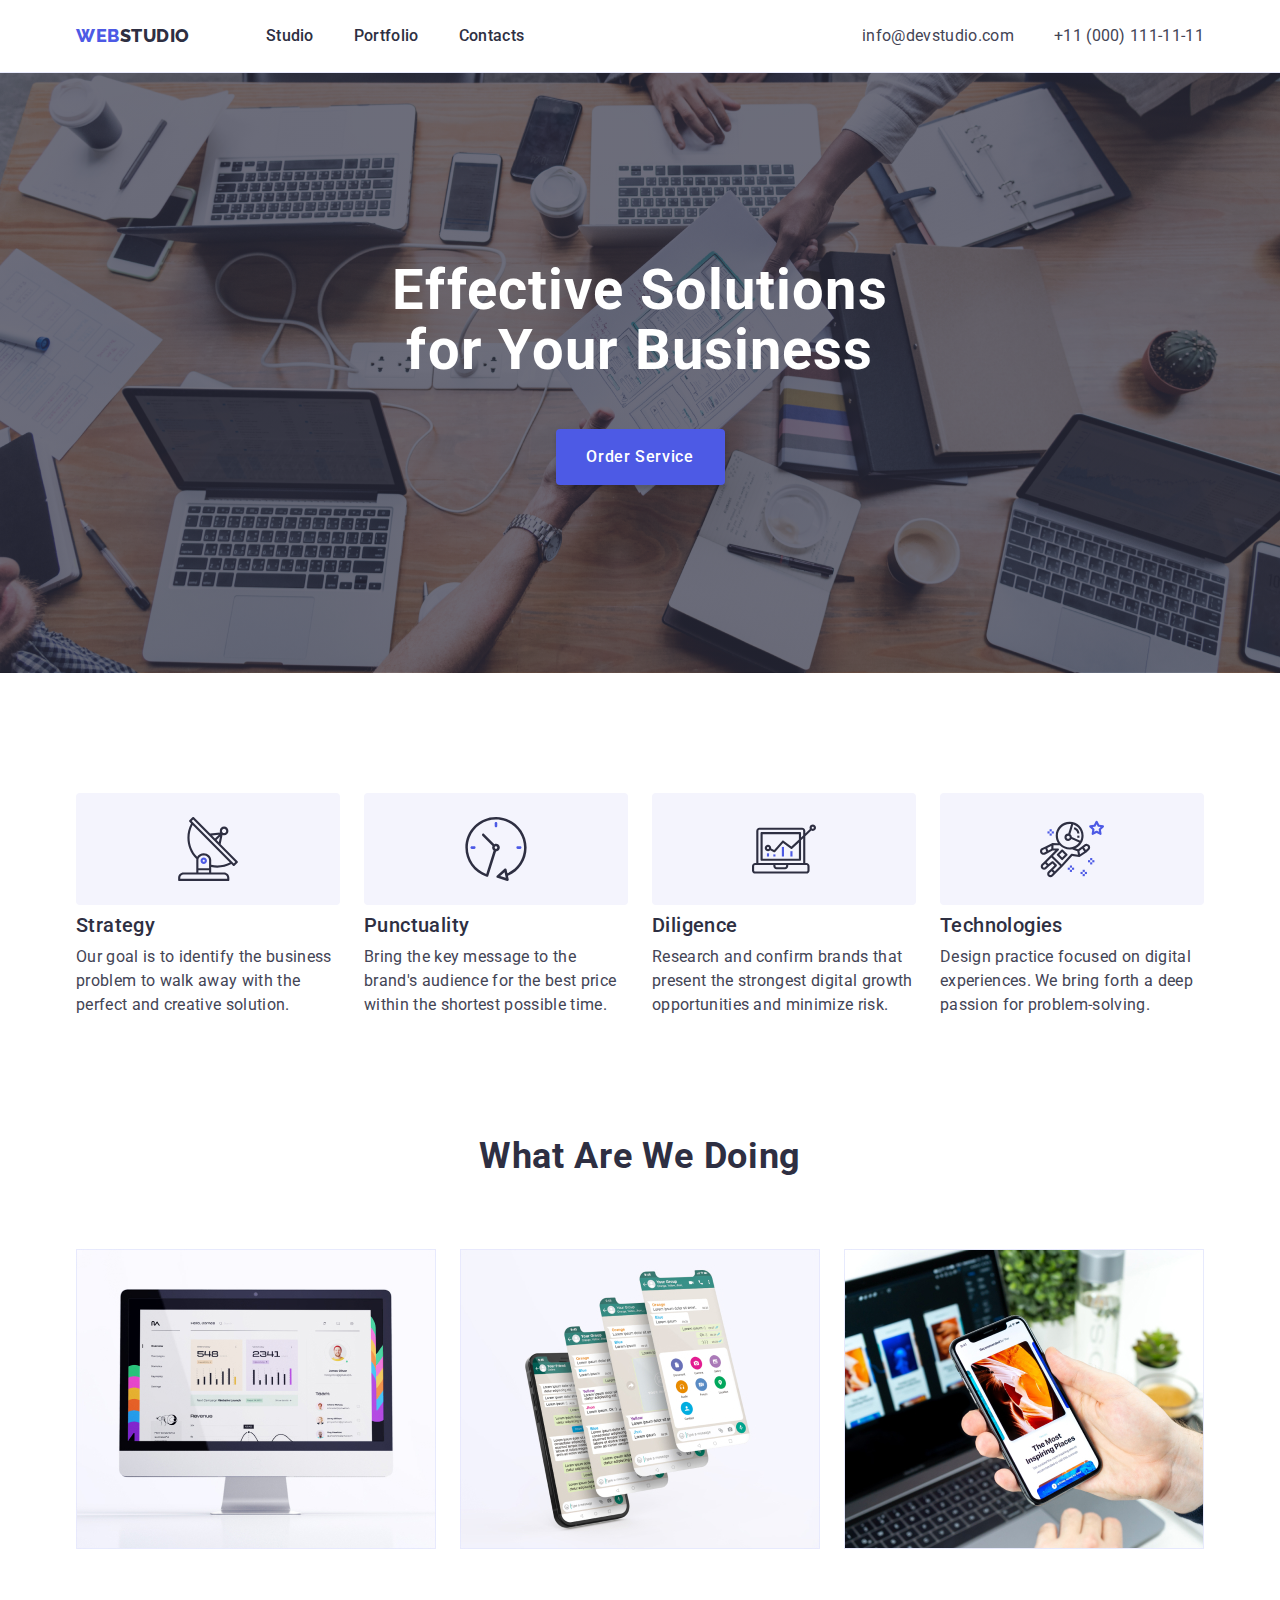
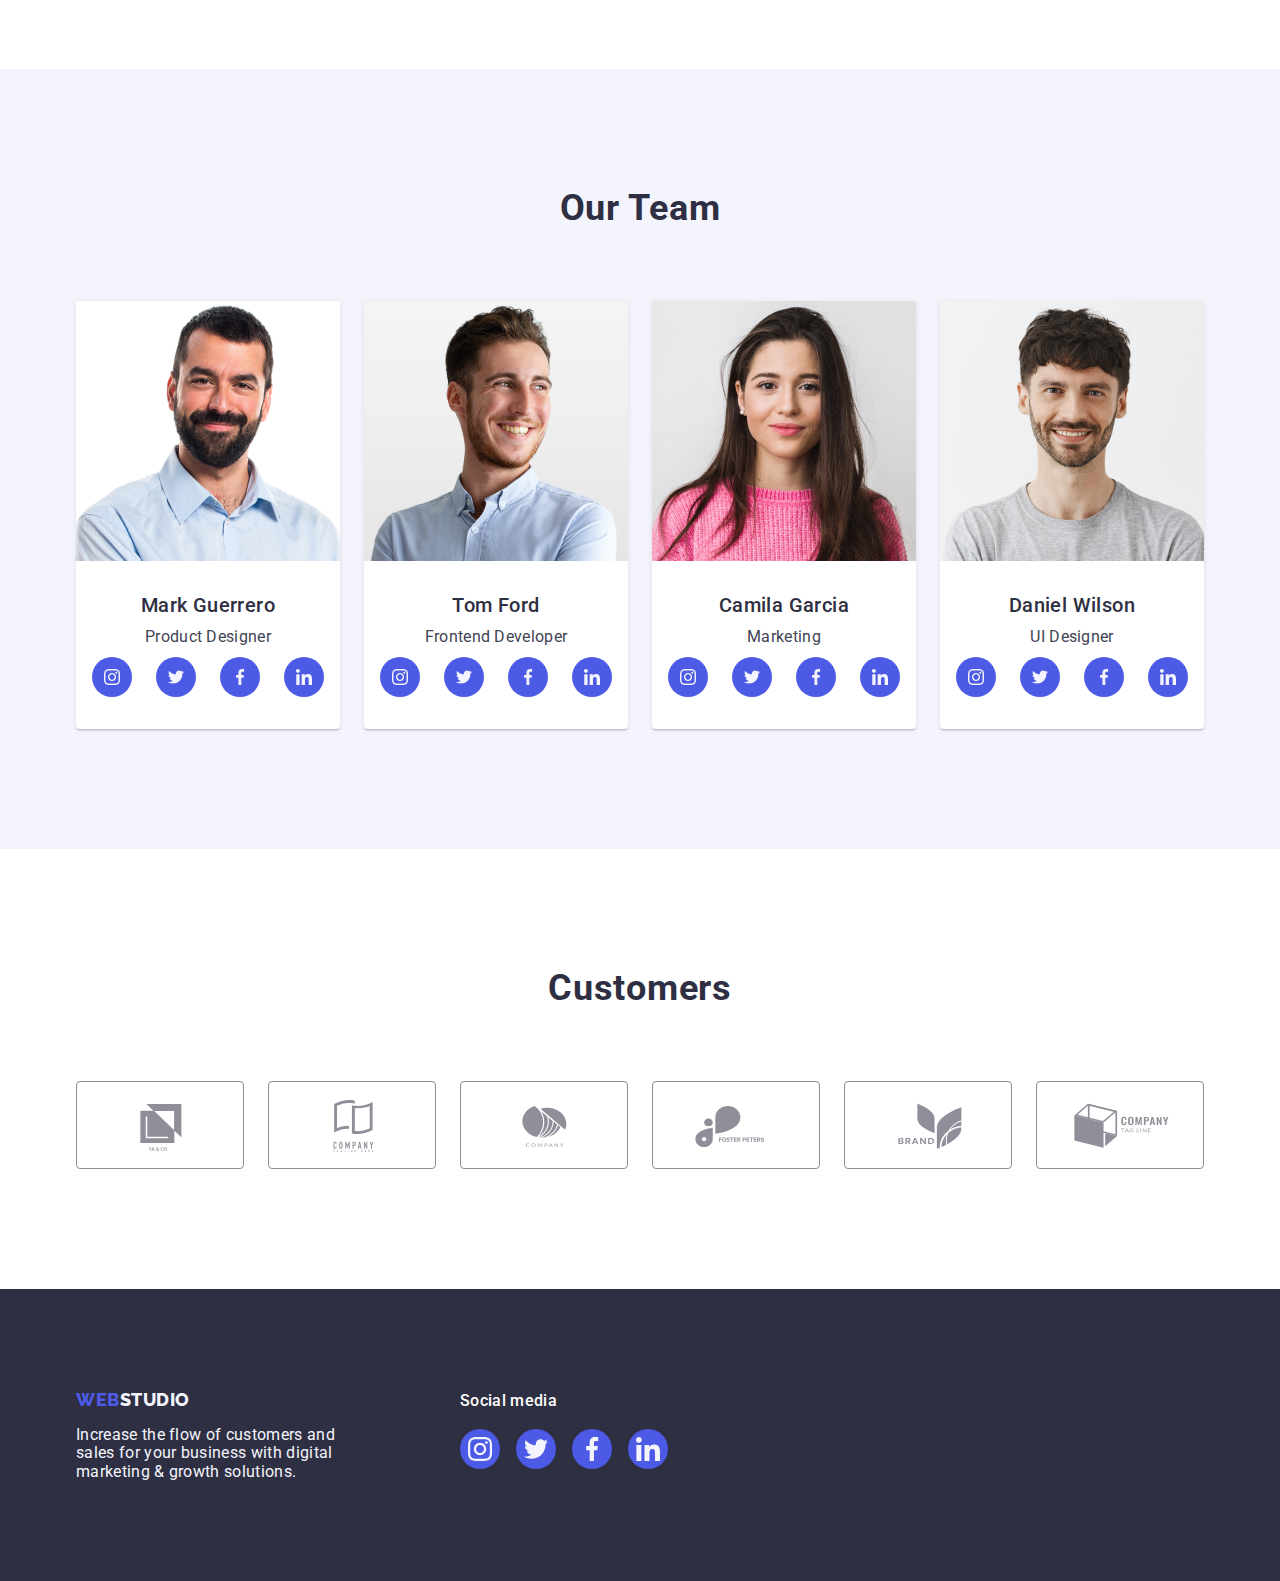
<file: index.html>
<!DOCTYPE html>
<html lang="en">
  <head>
    <meta charset="UTF-8" />
    <meta http-equiv="X-UA-Compatible" content="IE=edge" />
    <meta name="viewport" content="width=device-width, initial-scale=1.0" />
    <title>Webstudio</title>
    <link rel="preconnect" href="https://fonts.googleapis.com" />
    <link rel="preconnect" href="https://fonts.gstatic.com" crossorigin />
    <link
      href="https://fonts.googleapis.com/css2?family=Raleway:wght@800&family=Roboto:wght@400;500;700&display=swap"
      rel="stylesheet"
    />
    <link
      rel="stylesheet"
      href="https://cdnjs.cloudflare.com/ajax/libs/modern-normalize/1.1.0/modern-normalize.min.css"
    />
    <link rel="stylesheet" href="./css/styles.css" />
  </head>
  <body>
    <header class="main-header">
      <div class="container page-header-container">
        <nav class="main-nav">
          <a href="./index.html" class="page-logo-header link"
            >Web<span class="studio-logo">Studio</span></a
          >
          <ul class="nav-list list">
            <li class="nav-list-item">
              <a href="./index.html" class="nav-list-link link">Studio</a>
            </li>
            <li class="nav-list-item">
              <a href="./portfolio.html" class="nav-list-link link"
                >Portfolio</a
              >
            </li>
            <li class="nav-list-item">
              <a href="" class="nav-list-link link">Contacts</a>
            </li>
          </ul>
        </nav>
        <address class="header-address">
          <ul class="contact-list list">
            <li class="contact-list-item">
              <a href="mailto:info@devstudio.com" class="contacts-link link"
                >info@devstudio.com</a
              >
            </li>
            <li class="contact-list-item">
              <a href="tel:+110001111111" class="contacts-link link"
                >+11 (000) 111-11-11</a
              >
            </li>
          </ul>
        </address>
      </div>
    </header>
    <main class="page-main">
      <section class="section-main-busines">
        <div class="container busines-section-container">
          <h1 class="title-busines">Effective Solutions for Your Business</h1>
          <button class="modal-open-button" type="button">Order Service</button>
        </div>
      </section>
      <section class="section-main-advantages">
        <div class="container advantages-section-container">
          <h2 hidden class="hidden-list">features</h2>
          <ul class="main-list list">
            <li class="main-list-item">
              <div class="main-div-icon">
                <svg class="main-icon" width="64" height="64">
                  <use href="./images/icons.svg#icon-Group"></use>
                </svg>
              </div>
              <h3 class="main-list-title">Strategy</h3>
              <p class="subtitle-main">
                Our goal is to identify the business problem to walk away with
                the perfect and creative solution.
              </p>
            </li>
            <li class="main-list-item">
              <div class="main-div-icon">
                <svg class="main-icon" width="64" height="64">
                  <use href="./images/icons.svg#icon-clock"></use>
                </svg>
              </div>
              <h3 class="main-list-title">Punctuality</h3>
              <p class="subtitle-main">
                Bring the key message to the brand's audience for the best price
                within the shortest possible time.
              </p>
            </li>
            <li class="main-list-item">
              <div class="main-div-icon">
                <svg class="main-icon" width="64" height="64">
                  <use href="./images/icons.svg#icon-diagram"></use>
                </svg>
              </div>
              <h3 class="main-list-title">Diligence</h3>
              <p class="subtitle-main">
                Research and confirm brands that present the strongest digital
                growth opportunities and minimize risk.
              </p>
            </li>
            <li class="main-list-item">
              <div class="main-div-icon">
                <svg class="main-icon" width="64" height="64">
                  <use href="./images/icons.svg#icon-astronaut"></use>
                </svg>
              </div>
              <h3 class="main-list-title">Technologies</h3>
              <p class="subtitle-main">
                Design practice focused on digital experiences. We bring forth a
                deep passion for problem-solving.
              </p>
            </li>
          </ul>
        </div>
      </section>
      <section class="section-project">
        <div class="container project-section-container">
          <h2 class="main-title">What are we doing</h2>
          <ul class="project-list list">
            <li class="project-list-item">
              <img
                src="./images/index/what-are-we-doing/one.jpg"
                alt="робота-1"
                width="360"
                height="300"
                class="project-list-img"
              />
            </li>
            <li class="project-list-item">
              <img
                src="./images/index/what-are-we-doing/two.jpg"
                alt="робота-2"
                width="360"
                height="300"
                class="project-list-img"
              />
            </li>
            <li class="project-list-item">
              <img
                src="./images/index/what-are-we-doing/three.jpg"
                alt="робота-3"
                width="360"
                height="300"
                class="project-list-img"
              />
            </li>
          </ul>
        </div>
      </section>
      <section class="main-section-team">
        <div class="container team-section-container">
          <h2 class="main-title">Our Team</h2>
          <ul class="team-list list">
            <li class="team-list-item">
              <img
                src="./images/index/team/Mark-Guerrero.jpg"
                alt="Product Designer"
                width="264"
                height="260"
                class="team-list-img"
              />
              <div class="team-container">
                <h3 class="team-list-workers">Mark Guerrero</h3>
                <p class="team-list-profession">Product Designer</p>
                <ul class="icon-team list">
                  <li class="icon-team-item">
                    <a href="" class="team-link-icon link">
                      <svg class="team-icon-svg" width="16" height="16">
                        <use href="./images/icons.svg#icon-instagram"></use>
                      </svg>
                    </a>
                  </li>
                  <li class="icon-team-item">
                    <a href="" class="team-link-icon link">
                      <svg
                        class="team-icon-svg"
                        width="16"
                        height="16"
                        aria-label=""
                      >
                        <use href="./images/icons.svg#icon-twitter"></use>
                      </svg>
                    </a>
                  </li>
                  <li class="icon-team-item">
                    <a href="" class="team-link-icon link">
                      <svg
                        class="team-icon-svg"
                        width="16"
                        height="16"
                        aria-label=""
                      >
                        <use href="./images/icons.svg#icon-facebook"></use>
                      </svg>
                    </a>
                  </li>
                  <li class="icon-team-item">
                    <a href="" class="team-link-icon link">
                      <svg
                        class="team-icon-svg"
                        width="16"
                        height="16"
                        aria-label=""
                      >
                        <use href="./images/icons.svg#icon-linkedin"></use>
                      </svg>
                    </a>
                  </li>
                </ul>
              </div>
            </li>
            <li class="team-list-item">
              <img
                src="./images/index/team/Tom-Ford.jpg"
                alt="Frontend Developer"
                width="264"
                height="260"
                class="team-list-img"
              />
              <div class="team-container">
                <h3 class="team-list-workers">Tom Ford</h3>
                <p class="team-list-profession">Frontend Developer</p>
                <ul class="icon-team list">
                  <li class="icon-team-item">
                    <a href="" class="team-link-icon link">
                      <svg class="team-icon-svg" width="16" height="16">
                        <use href="./images/icons.svg#icon-instagram"></use>
                      </svg>
                    </a>
                  </li>
                  <li class="icon-team-item">
                    <a href="" class="team-link-icon link">
                      <svg
                        class="team-icon-svg"
                        width="16"
                        height="16"
                        aria-label=""
                      >
                        <use href="./images/icons.svg#icon-twitter"></use>
                      </svg>
                    </a>
                  </li>
                  <li class="icon-team-item">
                    <a href="" class="team-link-icon link">
                      <svg
                        class="team-icon-svg"
                        width="16"
                        height="16"
                        aria-label=""
                      >
                        <use href="./images/icons.svg#icon-facebook"></use>
                      </svg>
                    </a>
                  </li>
                  <li class="icon-team-item">
                    <a href="" class="team-link-icon link">
                      <svg
                        class="team-icon-svg"
                        width="16"
                        height="16"
                        aria-label=""
                      >
                        <use href="./images/icons.svg#icon-linkedin"></use>
                      </svg>
                    </a>
                  </li>
                </ul>
              </div>
            </li>
            <li class="team-list-item">
              <img
                src="./images/index/team/Camila-Garcia.jpg"
                alt="Marketing"
                width="264"
                height="260"
                class="team-list-img"
              />
              <div class="team-container">
                <h3 class="team-list-workers">Camila Garcia</h3>
                <p class="team-list-profession">Marketing</p>
                <ul class="icon-team list">
                  <li class="icon-team-item">
                    <a href="" class="team-link-icon link">
                      <svg class="team-icon-svg" width="16" height="16">
                        <use href="./images/icons.svg#icon-instagram"></use>
                      </svg>
                    </a>
                  </li>
                  <li class="icon-team-item">
                    <a href="" class="team-link-icon link">
                      <svg
                        class="team-icon-svg"
                        width="16"
                        height="16"
                        aria-label=""
                      >
                        <use href="./images/icons.svg#icon-twitter"></use>
                      </svg>
                    </a>
                  </li>
                  <li class="icon-team-item">
                    <a href="" class="team-link-icon link">
                      <svg
                        class="team-icon-svg"
                        width="16"
                        height="16"
                        aria-label=""
                      >
                        <use href="./images/icons.svg#icon-facebook"></use>
                      </svg>
                    </a>
                  </li>
                  <li class="icon-team-item">
                    <a href="" class="team-link-icon link">
                      <svg
                        class="team-icon-svg"
                        width="16"
                        height="16"
                        aria-label=""
                      >
                        <use href="./images/icons.svg#icon-linkedin"></use>
                      </svg>
                    </a>
                  </li>
                </ul>
              </div>
            </li>
            <li class="team-list-item">
              <img
                src="./images/index/team/Daniel-Wilson.jpg"
                alt="UI Designer"
                width="264"
                height="260"
                class="team-list-img"
              />
              <div class="team-container">
                <h3 class="team-list-workers">Daniel Wilson</h3>
                <p class="team-list-profession">UI Designer</p>
                <ul class="icon-team list">
                  <li class="icon-team-item">
                    <a href="" class="team-link-icon link">
                      <svg class="team-icon-svg" width="16" height="16">
                        <use href="./images/icons.svg#icon-instagram"></use>
                      </svg>
                    </a>
                  </li>
                  <li class="icon-team-item">
                    <a href="" class="team-link-icon link">
                      <svg
                        class="team-icon-svg"
                        width="16"
                        height="16"
                        aria-label=""
                      >
                        <use href="./images/icons.svg#icon-twitter"></use>
                      </svg>
                    </a>
                  </li>
                  <li class="icon-team-item">
                    <a href="" class="team-link-icon link">
                      <svg
                        class="team-icon-svg"
                        width="16"
                        height="16"
                        aria-label=""
                      >
                        <use href="./images/icons.svg#icon-facebook"></use>
                      </svg>
                    </a>
                  </li>
                  <li class="icon-team-item">
                    <a href="" class="team-link-icon link">
                      <svg
                        class="team-icon-svg"
                        width="16"
                        height="16"
                        aria-label=""
                      >
                        <use href="./images/icons.svg#icon-linkedin"></use>
                      </svg>
                    </a>
                  </li>
                </ul>
              </div>
            </li>
          </ul>
        </div>
      </section>
      <section class="section-main-customers">
        <div class="container">
          <h2 class="main-title-customers">Customers</h2>
          <ul class="main-list-customers list">
            <li class="main-list-customers-item">
              <a href="" class="main-link-customers">
                <svg class="customers-icon" width="104" height="56">
                  <use href="./images/icons.svg#icon-Logo"></use>
                </svg>
              </a>
            </li>
            <li class="main-list-customers-item">
              <a href="" class="main-link-customers">
                <svg class="customers-icon" width="104" height="56">
                  <use href="./images/icons.svg#icon-Logo-1"></use>
                </svg>
              </a>
            </li>
            <li class="main-list-customers-item">
              <a href="" class="main-link-customers">
                <svg class="customers-icon" width="104" height="56">
                  <use href="./images/icons.svg#icon-Logo-2"></use>
                </svg>
              </a>
            </li>
            <li class="main-list-customers-item">
              <a href="" class="main-link-customers">
                <svg class="customers-icon" width="104" height="56">
                  <use href="./images/icons.svg#icon-Logo-3"></use>
                </svg>
              </a>
            </li>
            <li class="main-list-customers-item">
              <a href="" class="main-link-customers">
                <svg class="customers-icon" width="104" height="56">
                  <use href="./images/icons.svg#icon-Logo-4"></use>
                </svg>
              </a>
            </li>
            <li class="main-list-customers-item">
              <a href="" class="main-link-customers">
                <svg class="customers-icon" width="104" height="56">
                  <use href="./images/icons.svg#icon-Logo-5"></use>
                </svg>
              </a>
            </li>
          </ul>
        </div>
      </section>
    </main>
    <footer class="page-footer">
      <div class="container footer-section-container">
        <div class="footer-div">
          <a href="./index.html" class="page-logo-footer link"
            >Web<span class="studio-logo-footer">Studio</span></a
          >
          <p class="footer-text">
            Increase the flow of customers and sales for your business with
            digital marketing & growth solutions.
          </p>
        </div>
        <div>
          <p class="social-media-list">Social media</p>
          <ul class="icon-footer list">
            <li class="icon-footer-item">
              <a href="" class="footer-link-icon link">
                <svg class="footer-icon-svg" width="24" height="24">
                  <use href="./images/icons.svg#icon-instagram"></use>
                </svg>
              </a>
            </li>
            <li class="icon-footer-item">
              <a href="" class="footer-link-icon link">
                <svg
                  class="footer-icon-svg"
                  width="24"
                  height="24"
                  aria-label=""
                >
                  <use href="./images/icons.svg#icon-twitter"></use>
                </svg>
              </a>
            </li>
            <li class="icon-footer-item">
              <a href="" class="footer-link-icon link">
                <svg
                  class="footer-icon-svg"
                  width="24"
                  height="24"
                  aria-label=""
                >
                  <use href="./images/icons.svg#icon-facebook"></use>
                </svg>
              </a>
            </li>
            <li class="icon-footer-item">
              <a href="" class="footer-link-icon link">
                <svg
                  class="footer-icon-svg"
                  width="24"
                  height="24"
                  aria-label=""
                >
                  <use href="./images/icons.svg#icon-linkedin"></use>
                </svg>
              </a>
            </li>
          </ul>
        </div>
      </div>
    </footer>
  </body>
</html>
</file>
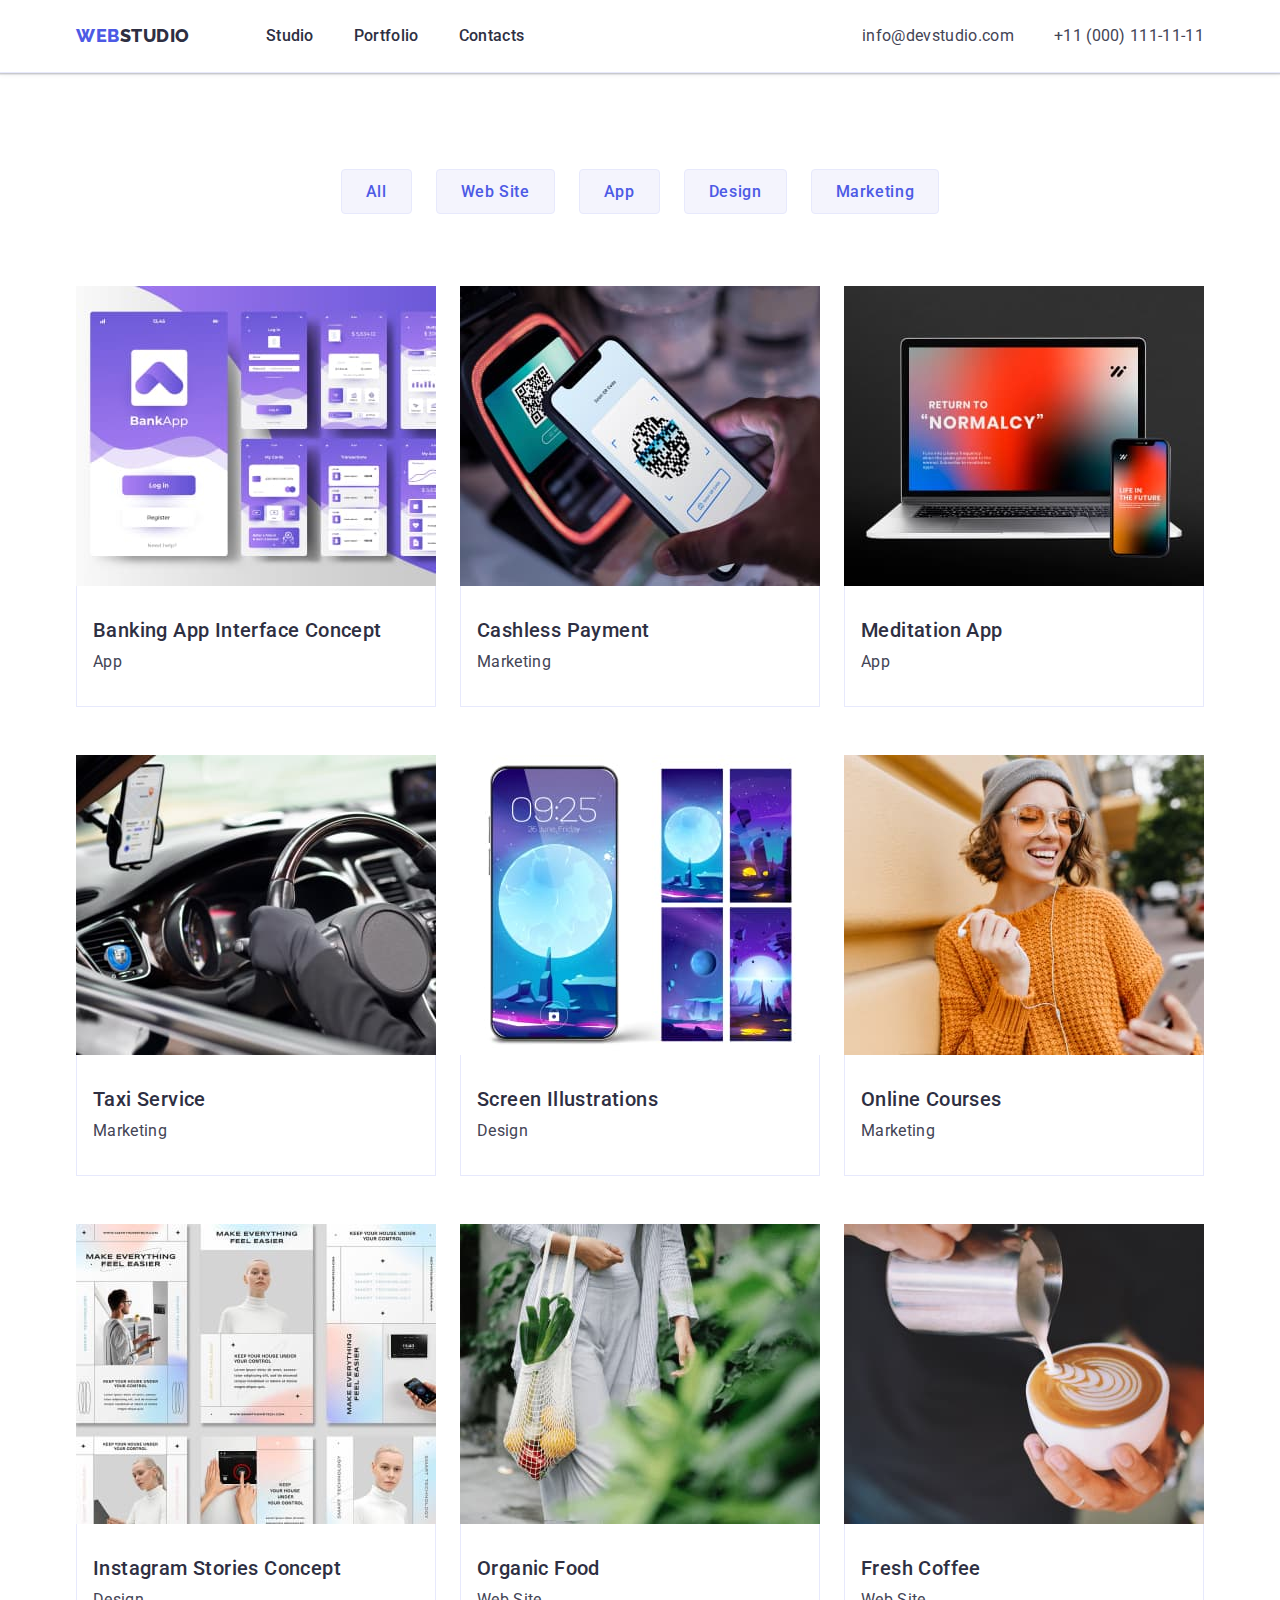
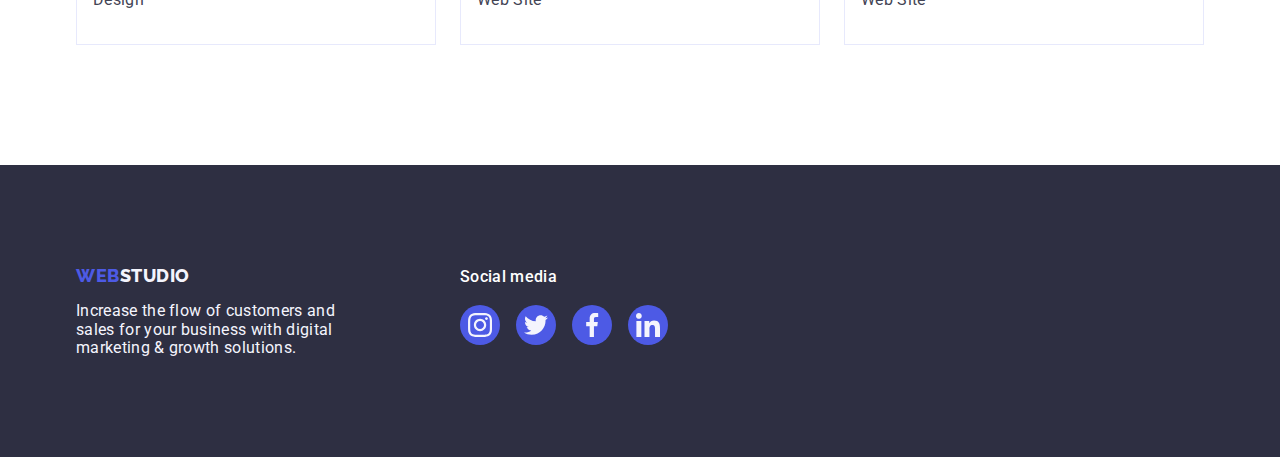
<file: portfolio.html>
<!DOCTYPE html>
<html lang="en">
  <head>
    <meta charset="UTF-8" />
    <meta http-equiv="X-UA-Compatible" content="IE=edge" />
    <meta name="viewport" content="width=device-width, initial-scale=1.0" />
    <title>Webstudio</title>
    <link rel="preconnect" href="https://fonts.googleapis.com" />
    <link rel="preconnect" href="https://fonts.gstatic.com" crossorigin />
    <link
      href="https://fonts.googleapis.com/css2?family=Raleway:wght@800&family=Roboto:wght@400;500;700&display=swap"
      rel="stylesheet"
    />
    <link
      rel="stylesheet"
      href="https://cdnjs.cloudflare.com/ajax/libs/modern-normalize/1.1.0/modern-normalize.min.css"
    />
    <link rel="stylesheet" href="./css/styles.css" />
  </head>
  <body>
    <header class="main-header">
      <div class="container page-header-container">
        <nav class="main-nav">
          <a href="./index.html" class="page-logo-header link"
            >Web<span class="studio-logo">Studio</span></a
          >
          <ul class="nav-list list">
            <li class="nav-list-item">
              <a href="./index.html" class="nav-list-link link">Studio</a>
            </li>
            <li class="nav-list-item">
              <a href="./portfolio.html" class="nav-list-link link"
                >Portfolio</a
              >
            </li>
            <li class="nav-list-item">
              <a href="" class="nav-list-link link">Contacts</a>
            </li>
          </ul>
        </nav>
        <address class="header-address">
          <ul class="contact-list list">
            <li class="contact-list-item">
              <a href="mailto:info@devstudio.com" class="contacts-link link"
                >info@devstudio.com</a
              >
            </li>
            <li class="contact-list-item">
              <a href="tel:+110001111111" class="contacts-link link"
                >+11 (000) 111-11-11</a
              >
            </li>
          </ul>
        </address>
      </div>
    </header>
    <main>
      <section class="section-main">
        <div class="container main-section-container">
          <h1 hidden>Main</h1>
          <ul class="button-list list">
            <li class="button-list-item">
              <button class="modal-open-btn" type="button">All</button>
            </li>
            <li class="button-list-item">
              <button class="modal-open-btn" type="button">Web Site</button>
            </li>
            <li class="button-list-item">
              <button class="modal-open-btn" type="button">App</button>
            </li>
            <li class="button-list-item">
              <button class="modal-open-btn" type="button">Design</button>
            </li>
            <li class="button-list-item">
              <button class="modal-open-btn" type="button">Marketing</button>
            </li>
          </ul>
          <ul class="widget-list list">
            <li class="widget-list-item">
              <a href="" class="widget-link link">
                <img
                  src="./images/Portfolio/Banking-App-Interface-Concept.jpg"
                  alt="App"
                  class="widget-list-img"
                  width="360"
                  height="300"
                />
                <div class="widget-container">
                  <h2 class="widget-list-title">
                    Banking App Interface Concept
                  </h2>
                  <p class="widget-list-text">App</p>
                </div>
              </a>
            </li>
            <li class="widget-list-item">
              <a href="" class="widget-link link">
                <img
                  src="./images/Portfolio/Cashless-Payment.jpg"
                  alt="Marketing"
                  class="widget-list-img"
                  width="360"
                  height="300"
                />
                <div class="widget-container">
                  <h2 class="widget-list-title">Cashless Payment</h2>
                  <p class="widget-list-text">Marketing</p>
                </div>
              </a>
            </li>
            <li class="widget-list-item">
              <a href="" class="widget-link link">
                <img
                  src="./images/Portfolio/Meditation-App.jpg"
                  alt="App"
                  class="widget-list-img"
                  width="360"
                  height="300"
                />
                <div class="widget-container">
                  <h2 class="widget-list-title">Meditation App</h2>
                  <p class="widget-list-text">App</p>
                </div>
              </a>
            </li>
            <li class="widget-list-item">
              <a href="" class="widget-link link">
                <img
                  src="./images/Portfolio/Taxi-Service.jpg"
                  alt="Marketing"
                  class="widget-list-img"
                  width="360"
                  height="300"
                />
                <div class="widget-container">
                  <h2 class="widget-list-title">Taxi Service</h2>
                  <p class="widget-list-text">Marketing</p>
                </div>
              </a>
            </li>
            <li class="widget-list-item">
              <a href="" class="widget-link link">
                <img
                  src="./images/Portfolio/Screen-Illustrations.jpg"
                  alt="Design"
                  class="widget-list-img"
                  width="360"
                  height="300"
                />
                <div class="widget-container">
                  <h2 class="widget-list-title">Screen Illustrations</h2>
                  <p class="widget-list-text">Design</p>
                </div>
              </a>
            </li>
            <li class="widget-list-item">
              <a href="" class="widget-link link">
                <img
                  src="./images/Portfolio/Online-Courses.jpg"
                  alt="Marketing"
                  class="widget-list-img"
                  width="360"
                  height="300"
                />
                <div class="widget-container">
                  <h2 class="widget-list-title">Online Courses</h2>
                  <p class="widget-list-text">Marketing</p>
                </div>
              </a>
            </li>
            <li class="widget-list-item">
              <a href="" class="widget-link link">
                <img
                  src="./images/Portfolio/Instagram-Stories-Concept.jpg"
                  alt="Design"
                  class="widget-list-img"
                  width="360"
                  height="300"
                />
                <div class="widget-container">
                  <h2 class="widget-list-title">Instagram Stories Concept</h2>
                  <p class="widget-list-text">Design</p>
                </div>
              </a>
            </li>
            <li class="widget-list-item">
              <a href="" class="widget-link link">
                <img
                  src="./images/Portfolio/Organic-Food.jpg"
                  alt="Web Site"
                  class="widget-list-img"
                  width="360"
                  height="300"
                />
                <div class="widget-container">
                  <h2 class="widget-list-title">Organic Food</h2>
                  <p class="widget-list-text">Web Site</p>
                </div>
              </a>
            </li>
            <li class="widget-list-item">
              <a href="" class="widget-link link">
                <img
                  src="./images/Portfolio/Fresh-Coffee.jpg"
                  alt="WebSite"
                  class="widget-list-img"
                  width="360"
                  height="300"
                />
                <div class="widget-container">
                  <h2 class="widget-list-title">Fresh Coffee</h2>
                  <p class="widget-list-text">Web Site</p>
                </div>
              </a>
            </li>
          </ul>
        </div>
      </section>
    </main>
    <footer class="page-footer">
      <div class="container footer-section-container">
        <div class="footer-div">
          <a href="./index.html" class="page-logo-footer link"
            >Web<span class="studio-logo-footer">Studio</span></a
          >
          <p class="footer-text">
            Increase the flow of customers and sales for your business with
            digital marketing & growth solutions.
          </p>
        </div>
        <div>
          <p class="social-media-list">Social media</p>
          <ul class="icon-footer list">
            <li class="icon-footer-item">
              <a href="" class="footer-link-icon link">
                <svg class="footer-icon-svg" width="24" height="24">
                  <use href="./images/icons.svg#icon-instagram"></use>
                </svg>
              </a>
            </li>
            <li class="icon-footer-item">
              <a href="" class="footer-link-icon link">
                <svg
                  class="footer-icon-svg"
                  width="24"
                  height="24"
                  aria-label=""
                >
                  <use href="./images/icons.svg#icon-twitter"></use>
                </svg>
              </a>
            </li>
            <li class="icon-footer-item">
              <a href="" class="footer-link-icon link">
                <svg
                  class="footer-icon-svg"
                  width="24"
                  height="24"
                  aria-label=""
                >
                  <use href="./images/icons.svg#icon-facebook"></use>
                </svg>
              </a>
            </li>
            <li class="icon-footer-item">
              <a href="" class="footer-link-icon link">
                <svg
                  class="footer-icon-svg"
                  width="24"
                  height="24"
                  aria-label=""
                >
                  <use href="./images/icons.svg#icon-linkedin"></use>
                </svg>
              </a>
            </li>
          </ul>
        </div>
      </div>
    </footer>
  </body>
</html>
</file>
<file: css/styles.css>
button {
  cursor: pointer;
}
.list {
  list-style: none;
}
.link {
  text-decoration: none;
}
.page-logo-header {
  font-family: "Raleway", sans-serif;
  font-weight: 800;
  font-size: 18px;
  line-height: 1.17;
  display: flex;
  align-items: center;
  letter-spacing: 0.03em;
  text-transform: uppercase;

  color: #4d5ae5;
  margin-right: 76px;
}
.nav-list-link:hover,
.nav-list-link:focus {
  color: #404bbf;
}
.studio-logo {
  color: #2e2f42;
}
.nav-list-link {
  font-family: "Roboto", sans-serif;
  font-weight: 500;
  font-size: 16px;
  line-height: 1.5;
  letter-spacing: 0.02em;
  color: #2e2f42;
  padding-top: 24px;
  padding-bottom: 24px;
}
.contacts-link {
  font-family: "Roboto", sans-serif;
  font-weight: 400;
  font-size: 16px;
  line-height: 1.5;

  letter-spacing: 0.02em;

  color: #434455;
}
.title-busines {
  font-family: "Roboto", sans-serif;
  font-weight: 700;
  font-size: 56px;
  line-height: 1.07;
  text-align: center;
  letter-spacing: 0.02em;

  color: #ffffff;
  max-width: 496px;
  margin: 0 auto;
}
.modal-open-btn {
  font-family: "Roboto", sans-serif;
  font-weight: 500;
  font-size: 16px;
  line-height: 1.2;
  align-items: center;
  letter-spacing: 0.04em;
  color: #4d5ae5;
  border-radius: 4px;
  padding: 12px 24px;
  border: 1px solid #e7e9fc;
  background: #f4f4fd;
}
.main-list-title {
  font-family: "Roboto", sans-serif;
  font-weight: 500;
  font-size: 20px;
  line-height: 1.2;

  letter-spacing: 0.02em;

  color: #2e2f42;
  margin-bottom: 8px;
}
.subtitle-main {
  font-family: "Roboto", sans-serif;
  font-weight: 400;
  font-size: 16px;
  line-height: 1.5;
  letter-spacing: 0.02em;

  color: #434455;
}
.main-title {
  font-family: "Roboto", sans-serif;
  font-weight: 700;
  font-size: 36px;
  line-height: 1.11;
  text-align: center;
  letter-spacing: 0.02em;
  text-transform: capitalize;
  color: #2e2f42;
  margin-bottom: 72px;
}
.team-list-workers {
  font-family: "Roboto", sans-serif;
  font-weight: 500;
  font-size: 20px;
  line-height: 1.2;
  text-align: center;
  letter-spacing: 0.02em;

  color: #2e2f42;
  margin-bottom: 8px;
}
.team-list-profession {
  font-family: "Roboto", sans-serif;
  font-weight: 400;
  font-size: 16px;
  line-height: 1.5;
  text-align: center;
  letter-spacing: 0.02em;

  color: #434455;
  margin-bottom: 8px;
}
.footer-text {
  font-family: "Roboto", sans-serif;
  font-weight: 400;
  font-size: 16px;
  line-height: 1, 33;
  letter-spacing: 0.02em;

  color: #f4f4fd;
  max-width: 264px;
}
.modal-open-btn:hover,
.modal-open-btn:focus {
  background: #404bbf;
  box-shadow: 0px 3px 1px rgba(0, 0, 0, 0.1), 0px 2px 1px rgba(0, 0, 0, 0.08),
    0px 2px 2px rgba(0, 0, 0, 0.12);
  border-radius: 4px;
  color: #ffffff;
  border: 1px solid transparent;
}
.widget-list-title {
  font-family: "Roboto", sans-serif;
  font-weight: 500;
  font-size: 20px;
  line-height: 1.2;

  letter-spacing: 0.02em;

  color: #2e2f42;
  margin-bottom: 8px;
}
.widget-list-text {
  font-family: "Roboto";
  font-style: normal;
  font-weight: 400;
  font-size: 16px;
  line-height: 24px;

  letter-spacing: 0.02em;

  color: #434455;
}
body {
  color: #434455;
  font-family: "Roboto", sans-serif;
  background-color: #ffffff;
}
.header-address {
  font-style: normal;
}
.contacts-link:hover,
.contacts-link:focus {
  color: #404bbf;
}
.section-main-busines {
  background-color: #2e2f42;
  padding: 188px 0;
  background-image: linear-gradient(
      rgba(46, 47, 66, 0.7),
      rgba(46, 47, 66, 0.7)
    ),
    url(../images/img-name.jpg);
  background-size: cover;
  max-width: 1440px;
  background-repeat: no-repeat;
  background-position: center;
  margin-left: auto;
  margin-right: auto;
}
.modal-open-button {
  font-family: "Roboto", sans-serif;
  font-weight: 500;
  font-size: 16px;
  line-height: 1.5;
  align-items: center;
  letter-spacing: 0.04em;
  color: #ffffff;
  background: #4d5ae5;
  box-shadow: 0px 4px 4px rgba(0, 0, 0, 0.15);
  border-radius: 4px;
  display: block;
  min-width: 169px;
  height: 56px;
  border: none;
  margin: 48px auto 0 auto;
}
.modal-open-button:hover,
.modal-open-button:focus {
  background-color: #404bbf;
}
.hidden-list {
  font-family: "Roboto", sans-serif;
  font-weight: 700;
  font-size: 36px;
  line-height: 1, 33;
  text-align: center;
  letter-spacing: 0.02em;
  text-transform: capitalize;
  color: #2e2f42;
}
.main-section-team {
  background-color: #f4f4fd;
}
.team-list-item {
  background-color: #ffffff;
}
.page-footer {
  background-color: #2e2f42;
}
.studio-logo-footer {
  color: #f4f4fd;
}
:root {
}
h1,
h2,
h3,
h4,
p {
  margin-top: 0;
  margin-bottom: 0;
}
ul,
ol {
  margin-top: 0;
  margin-right: 0;
  margin-bottom: 0;
}
img {
  display: block;
}
.main-header {
  display: flex;
  align-items: center;
  border-bottom: 1px solid #e7e9fc;
  padding-top: 24px;
  padding-bottom: 24px;
}
.main-nav {
  display: flex;
  align-items: center;
}
.nav-list {
  display: flex;
  align-items: center;
  gap: 40px;
}
.contact-list {
  display: flex;
  gap: 40px;
}
.container {
  width: 1158px;
  margin-left: auto;
  margin-right: auto;
  padding-left: 15px;
  padding-right: 15px;
}
.page-header-container {
  display: flex;
  align-items: center;
  justify-content: space-between;
}
ul {
  padding: 0px;
}
.main-list {
  display: flex;
  gap: 24px;
}
.section-main-advantages {
  padding: 120px 0;
}
.main-list-item {
  width: calc((100% - 72px) / 4);
}
.project-list {
  display: flex;
  gap: 24px;
}
.section-project {
  padding-bottom: 120px;
}
.main-section-team {
  padding: 120px 0;
}
.team-list {
  display: flex;
  gap: 24px;
}
.team-list-item {
  width: calc((100% - 72px) / 4);
  border-radius: 0px 0px 4px 4px;
  box-shadow: 0px 1px 6px rgba(46, 47, 66, 0.08),
    0px 1px 1px rgba(46, 47, 66, 0.16), 0px 2px 1px rgba(46, 47, 66, 0.08);
}
.team-container {
  padding: 32px 0;
}
.page-footer {
  padding: 100px 0;
}
.page-logo-footer {
  font-family: "Raleway", sans-serif;
  font-weight: 800;
  font-size: 18px;
  line-height: 1.17;
  display: flex;
  align-items: center;
  letter-spacing: 0.03em;
  text-transform: uppercase;

  color: #4d5ae5;
  margin-right: 76px;
  display: inline-block;
  margin-bottom: 16px;
}
.button-list {
  display: flex;
  justify-content: center;
  gap: 24px;
  margin-bottom: 72px;
}
.section-main {
  padding-top: 96px;
  padding-bottom: 120px;
}
.widget-list {
  display: flex;
  flex-wrap: wrap;
  column-gap: 24px;
  row-gap: 48px;
}
.widget-list-item {
  width: calc((100% - 48px) / 3);
}
.widget-container {
  padding: 32px 16px;
  border: 1px solid #e7e9fc;
  border-top: none;
}
.main-header {
  box-shadow: 0px 2px 1px rgba(46, 47, 66, 0.08),
    0px 1px 1px rgba(46, 47, 66, 0.16), 0px 1px 6px rgba(46, 47, 66, 0.08);
}
.main-div-icon {
  display: flex;
  justify-content: center;
  align-items: center;
  background: #f4f4fd;
  border-radius: 4px;
  height: 112px;
  margin-bottom: 8px;
}
.icon-team {
  display: flex;
  justify-content: center;
  align-items: center;
  gap: 24px;
}
.icon-team-item {
  width: 40px;
  height: 40px;
}
.team-link-icon {
  display: flex;
  justify-content: center;
  align-items: center;
  width: 100%;
  height: 100%;
  background-color: #4d5ae5;
  border-radius: 50%;
}
.team-link-icon:hover,
.team-link-icon:focus {
  background-color: #404bbf;
}
.team-icon-svg {
  fill: #f4f4fd;
}
.section-main-customers {
  padding-top: 120px;
  padding-bottom: 120px;
}
.main-link-customers {
  border: 1px solid #8e8f99;
  border-radius: 4px;
  height: 100%;
  width: 100%;
  display: flex;
  justify-content: center;
  align-items: center;
  color: #8e8f99;
}
.main-list-customers {
  display: flex;
  justify-content: center;
  align-items: center;
  gap: 24px;
}
.main-title-customers {
  font-family: "Roboto", sans-serif;
  font-weight: 700;
  font-size: 36px;
  line-height: 1.11;
  text-align: center;
  letter-spacing: 0.02em;
  text-transform: capitalize;
  color: #2e2f42;
  margin-bottom: 72px;
}
.main-list-customers-item {
  height: 88px;
  width: calc((100% - 120px) / 6);
}
.main-link-customers:hover,
.main-link-customers:focus {
  border-color: #404bbf;
  color: #404bbf;
}
.customers-icon {
  fill: currentColor;
}
.footer-section-container {
  display: flex;
  align-items: baseline;
}
.social-media-list {
  font-family: "Roboto";
  font-style: normal;
  font-weight: 500;
  font-size: 16px;
  line-height: 24px;

  letter-spacing: 0.02em;

  color: #ffffff;
  margin-bottom: 16px;
}
.footer-div {
  margin-right: 120px;
}
.icon-footer-item {
  width: 40px;
  height: 40px;
}
.icon-footer {
  display: flex;
  justify-content: center;
  align-items: center;
  gap: 16px;
}
.footer-link-icon {
  display: flex;
  justify-content: center;
  align-items: center;
  width: 100%;
  height: 100%;
  background-color: #4d5ae5;
  border-radius: 50%;
}
.footer-icon-svg {
  fill: #f4f4fd;
}
.footer-link-icon:hover,
.footer-link-icon:focus {
  background-color: #31d0aa;
}
.widget-link {
  display: block;
}
.widget-link:hover,
.widget-link:focus {
  box-shadow: 0px 1px 6px rgba(46, 47, 66, 0.08),
    0px 1px 1px rgba(46, 47, 66, 0.16), 0px 2px 1px rgba(46, 47, 66, 0.08);
}
</file>
